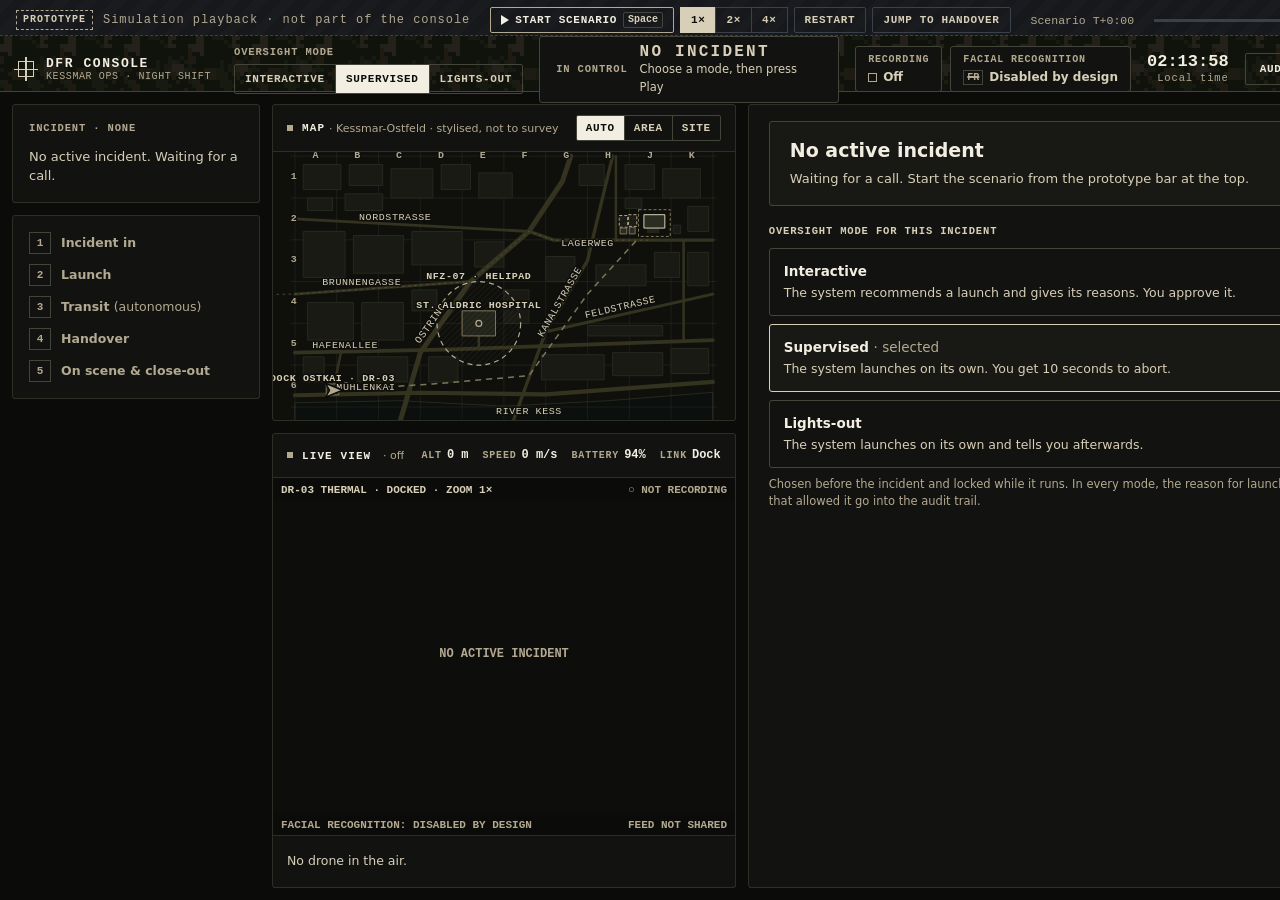
<file: dfr-console/index.html>
<!doctype html>
<html lang="en">
<head>
  <meta charset="utf-8">
  <meta name="viewport" content="width=1440">
  <title>DFR Handover Console</title>
  <meta name="description" content="Prototype operator console for a drone-as-first-responder programme. A design exploration of human oversight at the moment of handover. Fictional city, units and procedures.">
  <link rel="stylesheet" href="styles.css">
</head>
<body>
  <div class="app" id="app">

    <!-- Prototype harness: drives the simulation. Not part of the console. -->
    <div class="harness" id="harness" role="region" aria-label="Prototype playback (not part of the console)"></div>

    <header class="topbar">
      <div class="brand">
        <span class="brand-mark" aria-hidden="true"></span>
        <div>
          <div class="brand-name">DFR Console</div>
          <div class="brand-sub">Kessmar Ops · Night shift</div>
        </div>
      </div>

      <div class="mode" id="mode" role="radiogroup" aria-label="Oversight mode"></div>

      <div class="control" id="control" aria-live="polite"></div>

      <div class="chips">
        <div class="chip chip-rec" id="rec" aria-live="polite"></div>
        <div class="chip chip-fr" title="Facial recognition is not part of this programme. Identity is never inferred from the feed.">
          <span class="chip-k">Facial recognition</span>
          <span class="chip-v"><span class="strike">FR</span> Disabled by design</span>
        </div>
      </div>

      <div class="clock">
        <div class="clock-time num" data-live="clock">--:--:--</div>
        <div class="clock-sub">Local time</div>
      </div>

      <button class="btn btn-ghost audit-btn" data-action="toggle-audit" aria-controls="audit">
        Audit trail <span class="count num" id="audit-count">0</span> <kbd>A</kbd>
      </button>
    </header>

    <main class="grid" id="grid">
      <aside class="col-left" id="left" aria-label="Incident"></aside>

      <section class="col-center" aria-label="Map and camera">
        <div class="panel map-panel">
          <div class="panel-head">
            <h2 class="panel-title">Map <span class="dim">· Kessmar-Ostfeld · stylised, not to survey</span></h2>
            <div class="seg seg-sm" id="map-view"></div>
          </div>
          <div class="map-wrap" id="map-wrap">
            <svg id="map" role="img" aria-label="Map of the drone route, no-fly zone, site and patrol position"></svg>
            <div class="arm-hint" id="map-hint" hidden></div>
          </div>
        </div>
        <div class="panel feed-panel">
          <div class="panel-head">
            <h2 class="panel-title"><span id="feed-title">Live view</span></h2>
            <dl class="tele" aria-label="Drone telemetry">
              <div><dt>Alt</dt><dd class="num" data-live="tel-alt"></dd></div>
              <div><dt>Speed</dt><dd class="num" data-live="tel-speed"></dd></div>
              <div><dt>Battery</dt><dd class="num" data-live="tel-bat"></dd></div>
              <div><dt>Link</dt><dd class="num" data-live="tel-link"></dd></div>
            </dl>
          </div>
          <div class="feed-wrap" id="feed-wrap">
            <canvas id="feed" aria-label="Live thermal view from DR-03 (simulated), with detection boxes"></canvas>
            <div class="arm-hint" id="feed-hint" hidden></div>
          </div>
          <div class="feed-tools" id="feed-tools" aria-label="Drone and camera controls"></div>
        </div>
      </section>

      <aside class="col-right" id="context" aria-label="What needs you"></aside>

      <section class="closeout" id="closeout" hidden aria-label="Close-out summary"></section>
    </main>

    <aside class="drawer" id="audit" hidden aria-label="Audit trail"></aside>
  </div>

  <script src="scenario.js"></script>
  <script src="app.js"></script>
</body>
</html>
</file>
<file: dfr-console/styles.css>
/* ==========================================================================
   DFR Handover Console — styles
   --------------------------------------------------------------------------
   HOW TO TWEAK
   Everything you are likely to change lives in the :root block below:
   surfaces, text, the three state colours, map, live view, prototype strip,
   camo, fonts, spacing and corner shape. The rest of the file only uses
   these tokens, so editing a token restyles every place it appears,
   including the map (SVG) and the live view (canvas), which read them too.

   RULES THE DESIGN RELIES ON
   - Colour has three jobs only: --sys (system acting), --ask (needs a
     human), --crit (critical). Everything else is neutral.
   - At most one primary action per screen (.btn-primary-ask, inside the
     "Now" card). Alternatives are quiet (.btn-quiet) or links.
   - Keep text at WCAG AA (4.5:1) against its surface. The defaults below
     are 7:1 or better for body text.

   SECTIONS
     1. Theme tokens (edit here)
     2. Base
     3. Layout
     4. Panels and frames
     5. Prototype strip (not part of the console)
     6. Top bar
     7. Buttons and controls
     8. Left column: incident, steps
     9. Map
    10. Live view
    11. Right column: Now card, brief, decisions
    12. Audit drawer
    13. Close-out
   ========================================================================== */

/* ---- 1. Theme tokens (edit here) ---------------------------------------- */
:root {
  /* Surfaces: warm near-black, just a hint of olive */
  --bg:        #0b0c09;
  --panel:     #121310;   /* panels */
  --panel-2:   #181914;   /* cards and list items inside panels */
  --panel-3:   #22241c;   /* hover, pressed, operator-in-control */
  --line:      #2d2f26;   /* hairlines */
  --line-2:    #43453a;   /* control borders */
  --tick:      #7d7558;   /* panel corner brackets */

  /* Text: sand */
  --text:      #f3eee2;   /* primary */
  --text-2:    #d8cfb8;   /* secondary */
  --text-3:    #b3a991;   /* labels, captions */
  --ink:       #0b0c09;   /* text on light fills (selected buttons, tags) */

  /* State colours: the only colours with meaning */
  --sys:       #9ddb76;   /* system acting (NVG green) */
  --sys-line:  #4f6b3c;
  --sys-bg:    #13170f;   /* barely tinted, keeps text crisp */
  --ask:       #f4b43f;   /* needs a human (amber) */
  --ask-line:  #8a6a2c;
  --ask-bg:    #1b170d;
  --ask-ink:   #1b1302;   /* text on the amber primary button */
  --ask-hover: #f8c45f;
  --crit:      #ff6a55;   /* critical (red) */

  /* Map (SVG) */
  --map-bg:        #0f100c;
  --map-grid:      rgba(214, 204, 180, 0.08);
  --map-river:     #0b0f0d;
  --map-block:     #181a13;
  --map-block-edge:#272a20;
  --map-street:    #34331f;
  --map-landmark:  #22241a;
  --map-garden:    #141810;
  --map-building:  #2a2d21;
  --map-feature:   #7d7558;   /* fence, planned route, no-fly outline */
  --map-patrol-route: #5a523f;
  --map-label-halo:#0f100c;

  /* Live view (canvas): white-hot thermal with a sand cast */
  --thermal-tint:  1 0.975 0.89;            /* multipliers for R G B */
  --feed-bg:       #0d0e0b;                 /* when there is no feed */
  --feed-hud:      rgba(11, 12, 9, 0.84);   /* top and bottom HUD strips */
  --feed-tag:      rgba(11, 12, 9, 0.92);   /* behind detection labels */
  --feed-mask:     #10110c;                 /* privacy mask */
  --feed-mask-hatch: rgba(216, 207, 184, 0.35);
  --feed-reticle:  rgba(243, 238, 226, 0.35);

  /* Prototype strip: cool grey on purpose, so it never reads as console */
  --proto-1:   #191b1f;
  --proto-2:   #16181b;
  --proto-line:#3b414a;

  /* Pixel camo on the top bar (generated from these four tones) */
  --camo-base: #10120c;
  --camo-1:    #171a11;
  --camo-2:    #1d1b12;
  --camo-3:    #23211a;

  /* Typography */
  --font:  "Inter", "Segoe UI", system-ui, -apple-system, Roboto, "Helvetica Neue", Arial, sans-serif;
  --mono:  "JetBrains Mono", "SF Mono", ui-monospace, Menlo, Consolas, monospace;
  --label: var(--mono);       /* labels, buttons, panel titles, map labels */
  --size:  13px;              /* base text size */

  /* Shape and spacing */
  --r:      3px;              /* panel corners */
  --r-sm:   2px;              /* control corners */
  --gutter: 12px;             /* between panels */
  --pad:    18px;             /* inside panels */
  --bracket: 12px;            /* length of the corner brackets */

  color-scheme: dark;
}

/* ---- 2. Base ------------------------------------------------------------ */
* { box-sizing: border-box; }
html, body { margin: 0; height: 100%; background: var(--bg); color: var(--text); }
body {
  font: var(--size)/1.5 var(--font);
  -webkit-font-smoothing: antialiased;
  min-width: 1280px;
  overflow: hidden;
}
button { font: inherit; color: inherit; }
kbd {
  font: 600 10px/1 var(--mono);
  padding: 2px 4px; border-radius: var(--r-sm);
  border: 1px solid var(--line-2); color: var(--text-2); background: transparent;
  margin-left: 6px; vertical-align: 1px; text-transform: none; letter-spacing: 0;
}
.num { font-variant-numeric: tabular-nums; font-feature-settings: "tnum" 1; }
.dim { color: var(--text-3); font-weight: 400; }
b { font-weight: 600; }
[hidden] { display: none !important; }

/* Label voice: uppercase, letter-spaced, monospace */
.eyebrow, .sec-h, .now-eyebrow, .chip-k, .ctl-k, .mode-k, .kv dt, .tele dt, .urg, .dec-n,
.steer, .clock-sub, .tool-hint, .swim-head, .h-name {
  font-family: var(--label); letter-spacing: 0.08em;
}
.eyebrow { font-size: 10.5px; font-weight: 600; text-transform: uppercase; color: var(--text-3); }

/* ---- 3. Layout ---------------------------------------------------------- */
.app {
  height: 100vh; min-height: 820px;
  display: grid;
  grid-template-rows: 36px 56px minmax(0, 1fr);
  position: relative;
}
.grid {
  display: grid;
  grid-template-columns: 248px minmax(0, 1fr) 648px;
  grid-template-rows: minmax(0, 1fr);
  gap: var(--gutter);
  padding: var(--gutter);
  min-height: 0;
  position: relative;
}
.col-left { grid-column: 1; grid-row: 1; display: flex; flex-direction: column; gap: var(--gutter); min-height: 0; overflow-y: auto; }
.col-center { grid-column: 2; grid-row: 1; display: grid; grid-template-rows: minmax(0, 0.82fr) minmax(0, 1.18fr); gap: var(--gutter); min-height: 0; }
.col-right {
  grid-column: 3; grid-row: 1; min-height: 0; overflow-y: auto;
  padding: 16px 20px;
  display: flex; flex-direction: column; gap: 18px;
  scrollbar-width: thin;
}

/* ---- 4. Panels and frames ----------------------------------------------- */
/* Square panels with reticle-style corner brackets. --fill and --tick can be
   overridden per component (see the Now card). */
.panel, .col-right, .closeout, .now {
  --fill: var(--panel);
  border: 1px solid var(--line); border-radius: var(--r);
  background:
    linear-gradient(var(--tick), var(--tick)) 0 0 / var(--bracket) 1px,
    linear-gradient(var(--tick), var(--tick)) 0 0 / 1px var(--bracket),
    linear-gradient(var(--tick), var(--tick)) 100% 0 / var(--bracket) 1px,
    linear-gradient(var(--tick), var(--tick)) 100% 0 / 1px var(--bracket),
    linear-gradient(var(--tick), var(--tick)) 0 100% / var(--bracket) 1px,
    linear-gradient(var(--tick), var(--tick)) 0 100% / 1px var(--bracket),
    linear-gradient(var(--tick), var(--tick)) 100% 100% / var(--bracket) 1px,
    linear-gradient(var(--tick), var(--tick)) 100% 100% / 1px var(--bracket),
    var(--fill);
  background-repeat: no-repeat;
  background-origin: border-box;
}
.panel-head { display: flex; align-items: center; justify-content: space-between; gap: 12px; padding: 10px 14px; border-bottom: 1px solid var(--line); min-height: 44px; }
.panel-title {
  margin: 0; min-width: 0; display: flex; align-items: center;
  font: 700 11px var(--label); text-transform: uppercase; letter-spacing: 0.1em;
  white-space: nowrap; overflow: hidden; text-overflow: ellipsis;
}
.panel-title::before { content: ""; width: 6px; height: 6px; background: var(--text-3); margin-right: 9px; flex-shrink: 0; }
.panel-title .dim { text-transform: none; letter-spacing: 0; font-family: var(--font); margin-left: 4px; }

/* ---- 5. Prototype strip (not part of the console) ----------------------- */
.harness {
  display: grid; grid-template-columns: auto auto auto 1fr; align-items: center; gap: 20px;
  padding: 0 16px;
  background: repeating-linear-gradient(135deg, var(--proto-1) 0 10px, var(--proto-2) 10px 20px);
  border-bottom: 1px dashed var(--proto-line);
  color: var(--text-2); font-size: 12px;
}
.h-id { display: flex; align-items: center; gap: 10px; }
.h-tag { font: 700 10px/1 var(--mono); letter-spacing: 0.1em; text-transform: uppercase; padding: 4px 6px; border: 1px dashed var(--text-3); color: var(--text-2); }
.h-name { color: var(--text-3); }
.h-ctrls { display: flex; align-items: center; gap: 6px; }
.hbtn {
  height: 26px; padding: 0 10px; border: 1px solid var(--proto-line); border-radius: var(--r-sm); background: transparent;
  color: var(--text-2); cursor: pointer; display: inline-flex; align-items: center; white-space: nowrap;
  font: 700 11px var(--label); text-transform: uppercase; letter-spacing: 0.06em;
}
.hbtn:hover:not(:disabled) { color: var(--text); border-color: var(--text-3); }
.hbtn:disabled { color: var(--text-3); cursor: not-allowed; opacity: .7; }
.hbtn.on { background: var(--text-2); color: var(--ink); border-color: var(--text-2); }
.hbtn-main { color: var(--text); border-color: var(--text-3); min-width: 128px; justify-content: center; }
.hseg { display: inline-flex; }
.hseg .hbtn { border-radius: 0; margin-left: -1px; }
.hseg .hbtn:first-child { margin-left: 0; }
.ico-play { width: 0; height: 0; border-left: 8px solid currentColor; border-top: 5px solid transparent; border-bottom: 5px solid transparent; margin-right: 6px; }
.ico-pause { width: 8px; height: 10px; border-left: 3px solid currentColor; border-right: 3px solid currentColor; margin-right: 6px; }
.h-time { font: 500 11.5px var(--mono); color: var(--text-3); display: flex; gap: 8px; white-space: nowrap; }
.condensed { color: var(--text-2); border: 1px dashed var(--text-3); padding: 0 5px; }
.h-track { position: relative; height: 40px; min-width: 200px; }
.h-rail { position: absolute; left: 0; right: 0; top: 19px; height: 3px; background: var(--proto-line); }
.h-fill { display: block; height: 100%; background: var(--text-3); width: 0; }
.h-mark { position: absolute; top: -4px; width: 1px; height: 11px; background: var(--text-3); }
.h-mark span { position: absolute; top: 11px; left: 0; transform: translateX(-50%); font-size: 10px; color: var(--text-3); white-space: nowrap; }
.h-mark.up span { top: -13px; }
.h-mark.past { background: var(--text-2); }

/* ---- 6. Top bar --------------------------------------------------------- */
.topbar {
  display: grid;
  grid-template-columns: 200px auto 1fr auto auto auto;
  align-items: center; gap: 16px;
  padding: 0 var(--gutter) 0 18px;
  border-bottom: 1px solid var(--line-2);
  background: var(--camo, none) repeat, var(--camo-base);   /* --camo is generated from the camo tokens */
}
.brand { display: flex; align-items: center; gap: 12px; }
.brand-mark { width: 16px; height: 16px; border: 1.5px solid var(--text-2); position: relative; flex-shrink: 0; }
.brand-mark::before, .brand-mark::after { content: ""; position: absolute; background: var(--text-2); }
.brand-mark::before { top: 50%; left: -5px; right: -5px; height: 1.5px; margin-top: -0.75px; }
.brand-mark::after { left: 50%; top: -5px; bottom: -5px; width: 1.5px; margin-left: -0.75px; }
.brand-name { font: 700 13px var(--label); text-transform: uppercase; letter-spacing: 0.12em; }
.brand-sub { font: 500 10px var(--label); text-transform: uppercase; letter-spacing: 0.06em; color: var(--text-3); }

.mode { display: flex; flex-direction: column; gap: 3px; }
.mode-k { font-size: 10.5px; font-weight: 600; text-transform: uppercase; color: var(--text-3); }
.mode .seg-btn { padding: 0 10px; }
.lock { text-transform: none; letter-spacing: 0; font-weight: 500; }

/* Who is in control: same place on every screen */
.control {
  justify-self: center;
  display: grid; grid-template-columns: auto auto; grid-template-rows: auto auto;
  column-gap: 12px; align-items: baseline;
  min-width: 300px; padding: 6px 16px;
  border: 1px solid var(--line-2); border-radius: var(--r); background: var(--panel);
}
.ctl-k { grid-row: 1 / 3; align-self: center; font-size: 10.5px; font-weight: 600; text-transform: uppercase; color: var(--text-3); }
.ctl-who { font: 700 16px/1.15 var(--label); letter-spacing: 0.14em; text-transform: uppercase; }
.ctl-sub { grid-column: 2; font-size: 11.5px; color: var(--text-2); }
.ctl-system { border-color: var(--sys-line); background: var(--sys-bg); }
.ctl-system .ctl-who { color: var(--sys); }
.ctl-system.ctl-ask .ctl-sub { color: var(--ask); font-weight: 600; }
.ctl-operator { border-color: var(--text); background: var(--panel-3); box-shadow: inset 0 0 0 1px var(--text); }
.ctl-operator .ctl-who { color: var(--text); }
.ctl-idle .ctl-who { color: var(--text-2); }

.chips { display: flex; gap: 8px; }
.chip { display: flex; flex-direction: column; gap: 1px; padding: 5px 12px; border: 1px solid var(--line-2); border-radius: var(--r); background: var(--panel); white-space: nowrap; }
.chip-k { font-size: 10px; font-weight: 600; text-transform: uppercase; color: var(--text-3); }
.chip-v { font-size: 12px; font-weight: 600; color: var(--text-2); display: flex; align-items: center; gap: 6px; }
.rec-dot { width: 9px; height: 9px; border: 1.5px solid var(--text-3); display: inline-block; flex-shrink: 0; }
.chip-rec.on .chip-v { color: var(--text); }
.chip-rec.on .rec-dot, .tool-toggle.on .rec-dot { background: var(--text); border-color: var(--text); }
.strike { text-decoration: line-through; text-decoration-thickness: 1.5px; font: 600 10px var(--mono); padding: 1px 3px; border: 1px solid var(--line-2); color: var(--text-3); }

.clock { text-align: right; }
.clock-time { font: 600 17px/1.15 var(--mono); }
.clock-sub { font-size: 10.5px; color: var(--text-3); }
.audit-btn .count { color: var(--text-2); font-family: var(--mono); }

/* ---- 7. Buttons and controls -------------------------------------------- */
.btn {
  display: inline-flex; align-items: center; justify-content: center; gap: 6px;
  height: 32px; padding: 0 14px;
  border: 1px solid var(--line-2); border-radius: var(--r-sm);
  background: var(--panel-2); color: var(--text);
  font: 700 11px var(--label); text-transform: uppercase; letter-spacing: 0.06em;
  cursor: pointer; white-space: nowrap;
}
.btn:hover:not(:disabled) { background: var(--panel-3); border-color: var(--text-3); }
.btn:focus-visible, .seg-btn:focus-visible, .link:focus-visible, .hbtn:focus-visible, .mode-pick:focus-visible { outline: 2px solid var(--text); outline-offset: 2px; }
.btn:disabled { color: var(--text-3); cursor: not-allowed; background: transparent; }
.btn-ghost { background: transparent; }
.btn-sm { height: 28px; padding: 0 10px; }
.btn-lg { height: 42px; padding: 0 22px; font-size: 12.5px; }
/* the one primary action */
.btn-primary-ask { background: var(--ask); color: var(--ask-ink); border-color: var(--ask); }
.btn-primary-ask:hover:not(:disabled) { background: var(--ask-hover); border-color: var(--ask-hover); }
.btn-primary-ask kbd { color: var(--ask-ink); border-color: var(--ask-ink); }
/* quieter alternative */
.btn-quiet { background: transparent; color: var(--text-2); border-color: var(--line-2); }
.btn-quiet:hover:not(:disabled) { color: var(--text); background: var(--panel-2); }
.link {
  background: none; border: 0; padding: 0; cursor: pointer;
  color: var(--text); font: inherit; font-weight: 500; text-transform: none; letter-spacing: 0;
  text-decoration: underline; text-decoration-color: var(--text-3); text-underline-offset: 3px;
}
.link:hover { text-decoration-color: var(--text); }

.seg { display: inline-flex; border: 1px solid var(--line-2); border-radius: var(--r-sm); overflow: hidden; }
.seg-btn {
  height: 28px; padding: 0 11px; background: transparent; border: 0; border-right: 1px solid var(--line-2);
  color: var(--text-2); cursor: pointer; white-space: nowrap;
  font: 700 11px var(--label); text-transform: uppercase; letter-spacing: 0.06em;
}
.seg-btn:last-child { border-right: 0; }
.seg-btn:hover:not(:disabled) { background: var(--panel-3); color: var(--text); }
.seg-btn.on { background: var(--text); color: var(--ink); }
.seg-btn:disabled { cursor: not-allowed; }
.seg-btn:disabled:not(.on) { color: var(--text-3); }
.seg-sm .seg-btn { height: 24px; padding: 0 9px; }

/* ---- 8. Left column: incident, steps ------------------------------------ */
.card { padding: 16px; }
.card-top { display: flex; justify-content: space-between; align-items: center; margin-bottom: 10px; }
.prio { font: 700 12px var(--mono); padding: 1px 6px; border: 1px solid var(--text-2); }
.incident.muted { color: var(--text-2); }
.idle-note { margin: 0; color: var(--text-2); }
.inc-type { font-size: 15.5px; font-weight: 700; margin: 0 0 4px; line-height: 1.3; }
.inc-addr { font-size: 12.5px; color: var(--text); margin-bottom: 14px; line-height: 1.45; }
.kv { margin: 0 0 14px; display: grid; grid-template-columns: 1fr 1fr; gap: 8px; }
.kv dt { font-size: 10.5px; color: var(--text-3); text-transform: uppercase; font-weight: 600; margin-bottom: 2px; }
.kv dd { margin: 0; font-size: 12.5px; line-height: 1.4; }
.kv dd.num { font: 600 15px var(--mono); }
.notes { margin: 0 0 16px; font-size: 12.5px; color: var(--text-2); line-height: 1.55; }
.notes .eyebrow { display: block; margin-bottom: 4px; }
.eta { border-top: 1px solid var(--line); padding-top: 14px; display: flex; flex-direction: column; gap: 8px; }
.eta-h { display: flex; flex-direction: column; gap: 2px; font-size: 12px; margin-bottom: 2px; }
.eta-row { display: grid; grid-template-columns: 72px 1fr 64px; align-items: center; gap: 10px; font-size: 12px; }
.eta-l { color: var(--text-2); }
.eta-bar { height: 5px; background: var(--panel-3); overflow: hidden; }
.eta-fill { display: block; height: 100%; width: 0; }
.eta-fill.sys { background: var(--sys); }
.eta-fill.neutral { background: var(--text-2); }
.eta-v { font: 600 13px var(--mono); text-align: right; white-space: nowrap; }

.stepper { list-style: none; margin: 0; padding: 0; display: flex; flex-direction: column; gap: 10px; }
.step { display: grid; grid-template-columns: 22px 1fr; gap: 10px; align-items: start; color: var(--text-3); }
.step-n { width: 22px; height: 22px; border: 1px solid var(--line-2); display: grid; place-items: center; font: 600 11px var(--mono); }
.step-t { font-weight: 600; font-size: 12.5px; display: flex; flex-direction: column; padding-top: 2px; }
.step-note { font-weight: 400; font-size: 11.5px; color: var(--text-3); margin-top: 1px; }
.step.done { color: var(--text-2); }
.step.done .step-n { background: var(--panel-3); color: var(--text-2); }
.step.current { color: var(--text); }
.step.current .step-n { background: var(--text); color: var(--ink); border-color: var(--text); }
.step.current .step-note { color: var(--text-2); }
.step.skipped .step-t > span:first-child { text-decoration: line-through; text-decoration-color: var(--text-3); }

/* ---- 9. Map ------------------------------------------------------------- */
.map-panel, .feed-panel { display: flex; flex-direction: column; min-height: 0; overflow: hidden; }
.map-wrap, .feed-wrap { position: relative; flex: 1; min-height: 0; }
#map { position: absolute; inset: 0; width: 100%; height: 100%; display: block; }
.map-wrap.armed, .feed-wrap.armed { cursor: crosshair; }
.map-wrap.armed #map, .feed-wrap.armed canvas { outline: 1px dashed var(--text-2); outline-offset: -1px; }
.arm-hint {
  position: absolute; left: 50%; top: 10px; transform: translateX(-50%);
  background: var(--feed-tag); border: 1px solid var(--text-2);
  padding: 4px 10px; font-size: 12px; pointer-events: none; white-space: nowrap;
}

.m-bg { fill: var(--map-bg); }
.m-grid { stroke: var(--map-grid); stroke-width: 1; vector-effect: non-scaling-stroke; }
.m-river { fill: var(--map-river); stroke: var(--map-block-edge); stroke-width: 1; vector-effect: non-scaling-stroke; }
.m-block { fill: var(--map-block); stroke: var(--map-block-edge); stroke-width: 1; vector-effect: non-scaling-stroke; }
.m-street { fill: none; stroke: var(--map-street); stroke-linecap: round; stroke-linejoin: round; }
.m-landmark { fill: var(--map-landmark); stroke: var(--map-feature); stroke-width: 1; vector-effect: non-scaling-stroke; }
.m-nfz { fill: url(#hatch-nfz); stroke: var(--text-3); stroke-width: 1.2; stroke-dasharray: 5 4; vector-effect: non-scaling-stroke; }
.nfz-hatch { stroke: var(--map-grid); stroke-width: 3; }
.m-helipad { fill: none; stroke: var(--text-3); stroke-width: 1.2; vector-effect: non-scaling-stroke; }
.m-garden { fill: var(--map-garden); stroke: var(--map-block-edge); stroke-width: 1; vector-effect: non-scaling-stroke; }
.m-garden.private { fill: url(#hatch); stroke: var(--text-3); stroke-dasharray: 3 2; }
.hatch-line { stroke: var(--map-feature); stroke-width: 1; }
.m-fence { fill: none; stroke: var(--map-feature); stroke-width: 1; stroke-dasharray: 3 2; vector-effect: non-scaling-stroke; }
.m-apron { fill: var(--map-landmark); }
.m-bldg { fill: var(--map-building); stroke: var(--map-feature); stroke-width: 1; vector-effect: non-scaling-stroke; }
.m-bldg.target { stroke: var(--text-2); }
.m-tree { fill: var(--map-garden); stroke: var(--map-block-edge); stroke-width: 1; vector-effect: non-scaling-stroke; }
.m-route-plan { fill: none; stroke: var(--map-feature); stroke-width: 1.5; stroke-dasharray: 6 5; vector-effect: non-scaling-stroke; }
.m-patrol-plan { fill: none; stroke: var(--map-patrol-route); stroke-width: 1; stroke-dasharray: 2 4; vector-effect: non-scaling-stroke; }
.m-route-flown { fill: none; stroke: var(--sys); stroke-width: 2.5; vector-effect: non-scaling-stroke; }
.m-orbit { fill: none; stroke: var(--sys); stroke-width: 1.2; stroke-dasharray: 4 4; vector-effect: non-scaling-stroke; }
.m-cam { fill: none; stroke: var(--text); stroke-opacity: .7; stroke-width: 1; vector-effect: non-scaling-stroke; }
.m-mask { fill: var(--feed-mask); fill-opacity: .92; stroke: var(--text-2); stroke-width: 1; vector-effect: non-scaling-stroke; }
.mk { transform: scale(var(--inv, 1)); }   /* keeps icons and labels a constant size while zooming */

.lbl {
  fill: var(--text-2); font: 500 10px var(--label); text-transform: uppercase; letter-spacing: 0.06em;
  paint-order: stroke; stroke: var(--map-label-halo); stroke-width: 3px; stroke-linejoin: round;
}
.lbl-area { text-anchor: middle; }
.lbl-mark, .lbl-nfz { font-weight: 600; }
.lbl-grid { font: 600 10px var(--mono); fill: var(--text-3); }
.lbl-site { text-anchor: middle; opacity: 0; transition: opacity .3s; font-size: 9px; letter-spacing: 0.02em; }
.lbl-strong { fill: var(--text); font-weight: 700; }
.lbl-private { font-size: 8.5px; }
#map.masked .lbl-private { display: none; }
#map.zoomed .lbl-site { opacity: 1; }
#map.zoomed .lbl-area { opacity: 0; }
.lbl-ico { font: 600 11px var(--mono); fill: var(--text); letter-spacing: 0; }
.lbl-det { font: 600 10px var(--mono); fill: var(--text); letter-spacing: 0; }

.m-drone-ico { fill: var(--sys); stroke: var(--ink); stroke-width: 1.5; }
.m-drone-halo { fill: none; stroke: none; }
.m-drone.op .m-drone-ico { fill: var(--text); }
.m-drone.ask .m-drone-halo { stroke: var(--ask); stroke-width: 2; }
.m-drone.docked .m-drone-ico { fill: var(--text-3); }
.m-drone.docked .lbl-ico { display: none; }
.m-patrol-ico { fill: var(--panel-3); stroke: var(--text); stroke-width: 1.5; }
.m-pin { fill: var(--text); }
.m-pin-ring { fill: none; stroke: var(--text); stroke-width: 1; opacity: .6; }
.m-det { fill: none; stroke-width: 1.5; }
.m-det.sys { stroke: var(--sys); }
.m-det.ask { stroke: var(--ask); stroke-width: 2; }
.m-det.ok { stroke: var(--text); }
.m-poi { fill: none; stroke: var(--text); stroke-width: 1.5; }

/* ---- 10. Live view ------------------------------------------------------ */
#feed { position: absolute; inset: 0; display: block; }
.tele { margin: 0; display: flex; gap: 14px; flex-shrink: 0; }
.tele div { display: flex; gap: 5px; align-items: baseline; }
.tele dt { font-size: 10px; font-weight: 600; text-transform: uppercase; color: var(--text-3); }
.tele dd { margin: 0; font: 600 12px var(--mono); white-space: nowrap; }
.feed-tools {
  display: flex; flex-direction: column; justify-content: center; gap: 10px;
  padding: 12px 14px; border-top: 1px solid var(--line); min-height: 52px;
}
.feed-tools.off { color: var(--text-2); font-size: 12.5px; }
.tools-row { display: flex; align-items: center; gap: 8px; }
.tools-row .seg, .tools-row .btn { flex-shrink: 0; }
.tools-msg { display: flex; align-items: center; gap: 10px; }
.tools-sep { flex: 1; }
.tool-hint { font-size: 12px; color: var(--text-3); white-space: nowrap; }
.tool-toggle { gap: 6px; }
.tool-toggle.on { border-color: var(--text-2); }
.steer { font-size: 10.5px; font-weight: 700; text-transform: uppercase; padding: 2px 7px; white-space: nowrap; }
.steer-sys { color: var(--sys); border: 1px solid var(--sys-line); }
.steer-op { color: var(--ink); background: var(--text); }

/* ---- 11. Right column: Now card, brief, decisions ----------------------- */
/* The Now card: the one thing to do. tone: ask | sys | calm */
.now {
  --fill: var(--panel-2); --tick: var(--text-3);
  display: grid; grid-template-columns: 1fr auto; gap: 6px 20px;
  padding: 16px 20px; border-color: var(--line-2);
}
.now-ask { --fill: var(--ask-bg); --tick: var(--ask); border-color: var(--ask-line); }
.now-sys { --fill: var(--sys-bg); --tick: var(--sys); border-color: var(--sys-line); }
.now-main { min-width: 0; }
.now-side { align-self: start; display: flex; flex-direction: column; align-items: flex-end; gap: 12px; }
.now-actions { grid-column: 1 / -1; display: flex; align-items: center; gap: 10px; margin-top: 10px; }
.now-eyebrow { font-size: 11px; font-weight: 700; text-transform: uppercase; color: var(--text-3); margin-bottom: 4px; }
.now-ask .now-eyebrow { color: var(--ask); }
.now-sys .now-eyebrow { color: var(--sys); }
.now-title { margin: 0; font-size: 19px; font-weight: 650; line-height: 1.3; display: flex; align-items: center; gap: 10px; flex-wrap: wrap; color: var(--text); }
.now-body { margin: 6px 0 0; color: var(--text-2); font-size: 13px; line-height: 1.55; }
.now .notice { margin-top: 12px; }
.tth { display: flex; flex-direction: column; align-items: flex-end; gap: 2px; }
.big { font: 700 24px/1.1 var(--mono); }
.tth .big { color: var(--ask); }

.status-line { display: flex; justify-content: space-between; gap: 12px; font-size: 12.5px; color: var(--text-2); padding: 0 2px; }
.status-line b { color: var(--text); }
.notice { margin: 0; font-size: 12.5px; color: var(--text-2); padding: 9px 12px; border-left: 2px solid var(--sys); background: var(--panel-2); line-height: 1.5; }
.notice b { color: var(--text); }

.sec { display: flex; flex-direction: column; gap: 8px; }
.sec-h { margin: 0; font-size: 10.5px; font-weight: 700; text-transform: uppercase; color: var(--text-2); display: flex; align-items: center; gap: 8px; white-space: nowrap; }
.sec-n { width: 18px; height: 18px; border: 1px solid var(--line-2); display: inline-grid; place-items: center; font: 700 10px var(--mono); color: var(--text-2); }
.sec-aside { margin-left: auto; text-transform: none; letter-spacing: 0; font-weight: 500; font-size: 11.5px; color: var(--text-3); font-family: var(--font); }
.sec-h .count { font: 600 11px var(--mono); color: var(--text-3); }
.sec-h .dim { text-transform: none; letter-spacing: 0; font-weight: 500; font-size: 11.5px; }
.more { align-self: flex-start; font-size: 12px; color: var(--text-2); margin-top: -8px; }
.pending { color: var(--text-3); font-style: italic; margin: 0; }
.fine { font-size: 11.5px; color: var(--text-3); margin: 0; line-height: 1.5; }

.modes { list-style: none; margin: 0; padding: 0; display: flex; flex-direction: column; gap: 8px; }
.mode-pick { width: 100%; text-align: left; display: flex; flex-direction: column; gap: 3px; padding: 12px 14px; border: 1px solid var(--line-2); border-radius: var(--r); background: transparent; cursor: pointer; }
.mode-pick:hover { border-color: var(--text-3); }
.mode-card.on .mode-pick { border-color: var(--text-2); background: var(--panel-2); }
.mode-name { font-weight: 700; font-size: 13.5px; }
.mode-sum { color: var(--text-2); font-size: 12.5px; }

.reasons { margin: 0; padding-left: 18px; display: flex; flex-direction: column; gap: 5px; color: var(--text); font-size: 13px; }
.rule { font: 600 10.5px var(--mono); color: var(--text-2); border: 1px solid var(--line-2); padding: 0 4px; text-transform: none; letter-spacing: 0; cursor: help; white-space: nowrap; }
.countdown { height: 4px; background: var(--panel-3); overflow: hidden; margin-top: 14px; }
.countdown-fill { display: block; height: 100%; background: var(--sys); width: 100%; }

/* brief */
.brief { display: flex; flex-direction: column; gap: 15px; }
.brief .sec { gap: 6px; }
.looking { margin: 0; font-size: 14px; line-height: 1.5; font-weight: 500; }
.looking.pending { font-size: 13px; font-weight: 400; }
.did { list-style: none; margin: 0; padding: 0; display: grid; grid-template-columns: 1fr 1fr; gap: 3px 20px; }
.did li { display: grid; grid-template-columns: 62px 1fr; gap: 4px; font-size: 12.5px; line-height: 1.5; min-width: 0; }
.did-t { font: 500 11.5px/1.65 var(--mono); color: var(--text-3); }
.did-a { color: var(--text-2); white-space: nowrap; overflow: hidden; text-overflow: ellipsis; }
.did li.pending { display: block; }

/* detected | unknown: same visual weight */
.brief-grid { display: grid; grid-template-columns: 1fr 1fr; gap: 16px; align-items: start; }
.items { list-style: none; margin: 0; padding: 0; display: flex; flex-direction: column; gap: 6px; }
.item {
  display: grid; grid-template-columns: 52px 1fr; gap: 10px; align-items: center;
  padding: 5px 10px 5px 5px; min-height: 46px;
  border: 1px solid var(--line); border-radius: var(--r-sm); background: var(--panel-2);
}
.item.needs { border-color: var(--ask-line); }
.item.unk { grid-template-columns: 34px 1fr; }
.thumb { position: relative; width: 52px; height: 34px; overflow: hidden; background: var(--feed-bg); display: grid; place-items: center; align-self: start; }
.thumb img { width: 100%; height: 100%; object-fit: cover; display: block; }
.thumb-id { position: absolute; left: 0; bottom: 0; font: 600 9.5px/1 var(--mono); color: var(--text); background: var(--feed-tag); padding: 2px 3px; }
.thumb-mask { width: 100%; height: 100%; display: grid; place-items: center; font-size: 10px; font-weight: 600; color: var(--text-2); background: repeating-linear-gradient(45deg, var(--feed-mask) 0 4px, var(--panel-3) 4px 6px); }
.unk-mark { width: 34px; font: 700 16px var(--mono); color: var(--text-2); border: 1px dashed var(--line-2); background: transparent; padding-bottom: 8px; }
.unk-mark .thumb-id { background: transparent; color: var(--text-3); }
.item-b { min-width: 0; display: flex; flex-direction: column; gap: 2px; }
.item-l { font-size: 12.5px; line-height: 1.4; color: var(--text); font-weight: 500; }
.item-l .conf { float: right; margin: 0 0 2px 8px; }
.item-s { font-size: 11.5px; color: var(--text-2); font-weight: 600; }
.item-s.ask { color: var(--ask); }
.item.resolved .item-l { color: var(--text-2); }
.conf { font: 600 10.5px/1.55 var(--mono); padding: 0 5px; border: 1px solid var(--line-2); color: var(--text); white-space: nowrap; letter-spacing: 0; text-transform: none; }
.conf-low { border-style: dashed; border-color: var(--text-3); }
.conf-ok { border-color: var(--text-2); }
.now-title .conf { font-size: 11.5px; }
.fr-tag { margin-left: auto; text-transform: none; letter-spacing: 0; font-weight: 500; font-size: 11px; color: var(--text-3); display: inline-flex; gap: 5px; align-items: center; }

.dec-list { list-style: none; margin: 0; padding: 0; display: flex; flex-direction: column; gap: 6px; }
.dec-list li { display: grid; grid-template-columns: 96px 1fr; gap: 10px; align-items: baseline; }
.dec-n { font-size: 10.5px; font-weight: 700; text-transform: uppercase; color: var(--text-3); }
.dec-list li.first .dec-n { color: var(--ask); }
.dec-t { font-weight: 600; font-size: 13px; display: inline-flex; gap: 8px; align-items: center; }
.dec-x { margin: 0; font-size: 12.5px; color: var(--text-2); }
.queued { margin: 0; font-size: 12.5px; color: var(--text-2); padding: 9px 12px; border: 1px dashed var(--line-2); }

.choices { display: grid; grid-template-columns: repeat(3, 1fr); gap: 8px; margin-top: 14px; }
.choice { height: auto; flex-direction: column; align-items: flex-start; gap: 3px; padding: 10px 12px; white-space: normal; text-align: left; background: var(--panel); border-color: var(--line-2); }
.choice:hover:not(:disabled) { border-color: var(--text-2); background: var(--panel-2); }
.choice-l { font: 700 12px var(--label); text-transform: uppercase; letter-spacing: 0.06em; }
.choice-n { font: 400 11.5px/1.4 var(--font); color: var(--text-2); text-transform: none; letter-spacing: 0; }

.made { list-style: none; margin: 0; padding: 0; display: flex; flex-direction: column; }
.made li { display: grid; grid-template-columns: 1fr auto; gap: 2px 12px; padding: 8px 0; border-top: 1px solid var(--line); font-size: 12.5px; }
.made li:last-child { border-bottom: 1px solid var(--line); }
.made-t { color: var(--text-2); }
.made-v { grid-column: 1; }
.made-change { grid-column: 2; grid-row: 1 / 3; align-self: center; color: var(--text-3); font-size: 12px; text-align: right; }

.suggs { list-style: none; margin: 0; padding: 0; display: flex; flex-direction: column; }
.suggs.live { gap: 4px; }
.sg { display: grid; grid-template-columns: 30px 1fr auto; gap: 10px; align-items: center; font-size: 12.5px; color: var(--text-2); line-height: 1.55; }
.suggs.live .sg { padding: 4px 0; }
.sg .item-id { font: 600 10.5px var(--mono); color: var(--text-3); }
.sg.used .sg-t { color: var(--text-3); text-decoration: line-through; text-decoration-color: var(--line-2); }
.sg-done { font: 500 11px var(--mono); color: var(--text-3); white-space: nowrap; }

/* ---- 12. Audit drawer --------------------------------------------------- */
.drawer {
  position: absolute; top: 92px; right: 0; bottom: 0; width: 640px; z-index: 20;
  background: var(--panel); border-left: 1px solid var(--line-2); box-shadow: -12px 0 32px rgba(0, 0, 0, .55);
  display: flex; flex-direction: column;
}
.drawer-head { display: flex; align-items: center; justify-content: space-between; gap: 12px; padding: 16px 20px; border-bottom: 1px solid var(--line); }
.drawer-t { margin: 0; font: 700 13px var(--label); text-transform: uppercase; letter-spacing: 0.1em; }
.audit-list { list-style: none; margin: 0; padding: 4px 0; overflow-y: auto; flex: 1; }
.ae { display: grid; grid-template-columns: 96px 86px 1fr; gap: 10px; padding: 10px 20px; border-bottom: 1px solid var(--line); }
.ae-t { font: 500 12px var(--mono); display: flex; flex-direction: column; }
.ae-t .dim { font-size: 11px; }
.ae-a { font-weight: 600; font-size: 12.5px; }
.ae-r { font-size: 12px; color: var(--text-2); margin-top: 2px; }
.actor { font: 700 10.5px var(--mono); padding: 1px 5px; border: 1px solid; letter-spacing: 0.04em; }
.actor-system { color: var(--sys); border-color: var(--sys-line); }
.actor-operator { color: var(--ink); background: var(--text); border-color: var(--text); }

/* ---- 13. Close-out ------------------------------------------------------ */
.closeout {
  grid-column: 2 / 4; grid-row: 1; z-index: 5; margin: 0; min-height: 0;
  border-color: var(--line-2);
  padding: 20px 24px; overflow-y: auto; display: flex; flex-direction: column; gap: 20px;
}
.co-head { display: flex; justify-content: space-between; align-items: flex-start; gap: 16px; }
.co-head .actions { display: flex; gap: 8px; }
.co-title { margin: 4px 0; font-size: 19px; }
.co-metrics { display: grid; grid-template-columns: repeat(6, 1fr); gap: 10px; }
.metric { padding: 12px 14px; border: 1px solid var(--line-2); border-radius: var(--r); background: var(--panel-2); display: flex; flex-direction: column; gap: 4px; }
.metric.key { border-color: var(--text); }
.metric-v { font: 700 15px/1.3 var(--font); }
.metric-v.num { font-family: var(--mono); }
.metric.key .metric-v { font-size: 26px; }
.metric-s { font-size: 11px; color: var(--text-3); line-height: 1.4; }
.co-body { display: grid; grid-template-columns: 300px 1fr; gap: 28px; min-height: 0; }
.co-left { display: flex; flex-direction: column; gap: 20px; }
.co-out { margin: 0; font-size: 13px; line-height: 1.6; }
.co-unk { margin: 0; padding-left: 0; list-style: none; display: flex; flex-direction: column; gap: 8px; font-size: 12.5px; line-height: 1.5; }
.co-unk .item-id { font: 600 10.5px var(--mono); color: var(--text-3); margin-right: 4px; }
.swim-head { display: grid; grid-template-columns: 1fr 76px 1fr; font-size: 11px; font-weight: 700; text-transform: uppercase; color: var(--text-2); padding-bottom: 6px; }
.swim-head span:first-child { text-align: right; color: var(--sys); padding-right: 10px; }
.swim-head span:last-child { padding-left: 10px; }
.swim { list-style: none; margin: 0; padding: 0; }
.sw { display: grid; grid-template-columns: 1fr 76px 1fr; gap: 0; }
.sw-t { font: 500 11.5px var(--mono); color: var(--text-3); text-align: center; border-left: 1px solid var(--line-2); border-right: 1px solid var(--line-2); padding: 6px 0; }
.sw-sys, .sw-op { padding: 6px 10px; }
.sw-sys { text-align: right; }
.sw-a { font-size: 12.5px; font-weight: 600; }
.sw-r { font-size: 11.5px; color: var(--text-3); }
.sw-operator .sw-op { border-left: 2px solid var(--text); background: var(--panel-2); }
</file>
